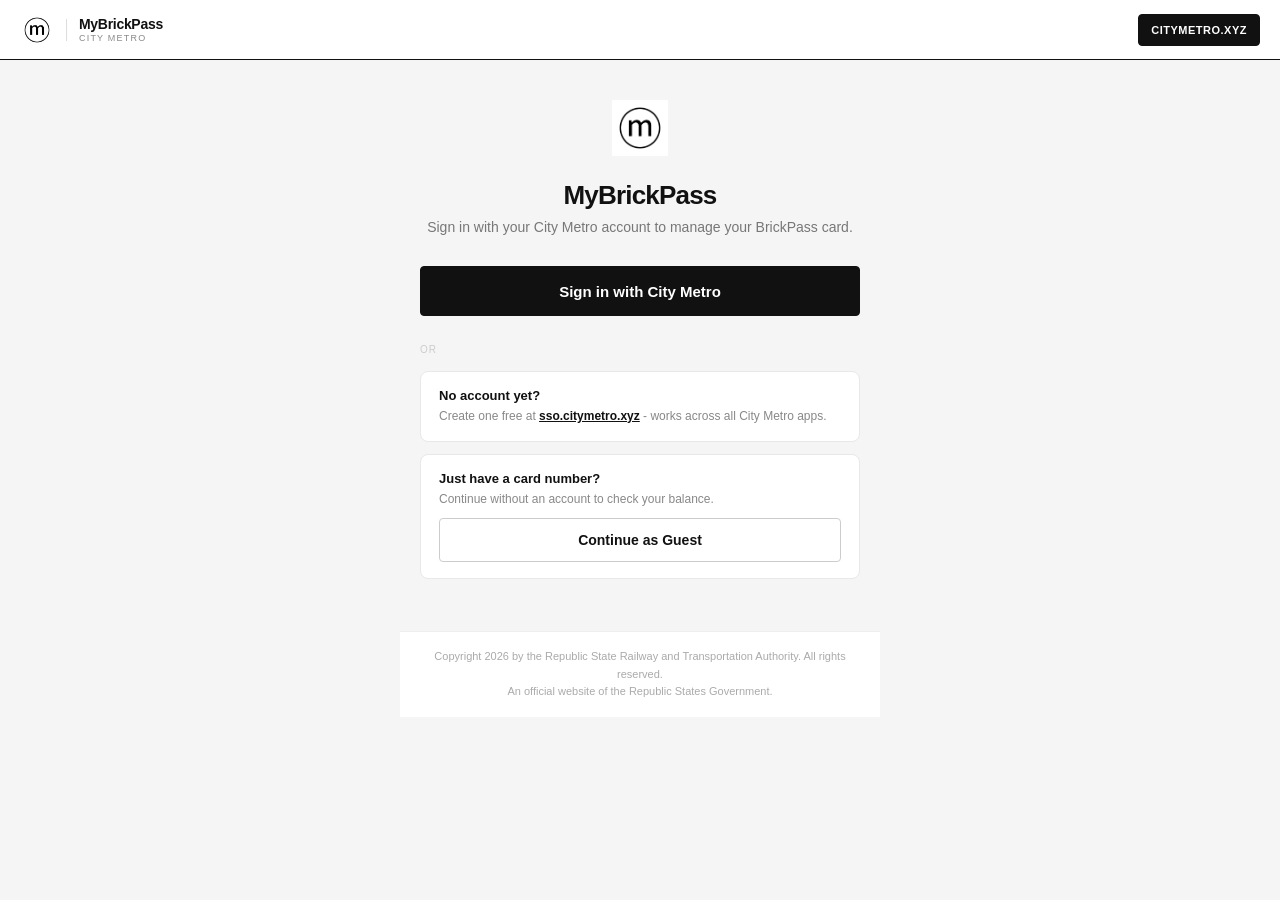
<file: index.html>
<!DOCTYPE html>

<html lang="en">
<head>
<meta charset="UTF-8">
<meta name="viewport" content="width=device-width,initial-scale=1.0,maximum-scale=1.0">
<meta name="theme-color" content="#111">
<title>MyBrickPass - City Metro</title>
<style>
*{margin:0;padding:0;box-sizing:border-box;-webkit-tap-highlight-color:transparent;}
body{font-family:"Helvetica Neue",Helvetica,Arial,sans-serif;background:#f5f5f5;color:#111;min-height:100vh;}
header{background:#fff;border-bottom:1.5px solid #111;height:60px;padding:0 20px;display:flex;align-items:center;gap:12px;position:sticky;top:0;z-index:50;}
.li{width:34px;height:34px;object-fit:contain;}
.ld{width:1px;height:22px;background:#ddd;}
.lt{font-size:14px;font-weight:700;letter-spacing:-0.3px;}
.ls{font-size:9px;color:#888;letter-spacing:1.2px;text-transform:uppercase;margin-top:1px;}
.hs{flex:1;}
.hb{display:inline-flex;align-items:center;height:32px;padding:0 12px;border:1.5px solid #ccc;border-radius:4px;font-family:inherit;font-size:11px;font-weight:700;letter-spacing:0.5px;text-transform:uppercase;color:#111;text-decoration:none;transition:all 0.15s;cursor:pointer;background:#fff;}
.hb:hover{background:#111;color:#fff;border-color:#111;}
.hb-black{background:#111;color:#fff;border-color:#111;}
.hb-black:hover{background:#333;}
.hcn{font-family:"Courier New",monospace;font-size:11px;letter-spacing:2px;color:#555;background:#f0f0f0;padding:4px 10px;border-radius:20px;display:none;}
.con{max-width:480px;margin:0 auto;padding:0 0 60px;}
.ann-bar{background:#111;color:#fff;font-size:12px;font-weight:600;padding:9px 20px;text-align:center;letter-spacing:0.3px;line-height:1.4;display:none;}
.ann-bar.visible{display:block;}
.screen{display:none;}
.screen.active{display:block;}

/* SSO screen */
.sso-wrap{padding:40px 20px;}
.sso-logo{text-align:center;margin-bottom:20px;}
.sso-logo img{width:56px;height:56px;object-fit:contain;}
.sso-title{font-size:26px;font-weight:700;letter-spacing:-0.8px;text-align:center;margin-bottom:6px;}
.sso-sub{font-size:14px;color:#777;text-align:center;margin-bottom:28px;line-height:1.5;}
.info-card{background:#fff;border:1.5px solid #e8e8e8;border-radius:8px;padding:16px 18px;margin-bottom:12px;}
.info-card-title{font-size:13px;font-weight:700;margin-bottom:4px;}
.info-card-sub{font-size:12px;color:#888;line-height:1.5;}

/* Link screen */
.link-wrap{padding:24px 20px;}
.ey{font-size:10px;font-weight:700;letter-spacing:2px;text-transform:uppercase;color:#aaa;margin-bottom:10px;}
.ptit{font-size:24px;font-weight:700;letter-spacing:-0.8px;line-height:1.15;margin-bottom:8px;}
.psub{font-size:14px;color:#777;line-height:1.5;margin-bottom:24px;}
.fl{display:block;font-size:11px;font-weight:700;letter-spacing:0.8px;text-transform:uppercase;color:#888;margin-bottom:6px;}
.ir{display:flex;gap:8px;margin-bottom:10px;}
input[type=text],input[type=number]{flex:1;height:44px;padding:0 12px;border:1.5px solid #ddd;border-radius:4px;font-size:14px;font-family:inherit;color:#111;background:#fff;outline:none;transition:border-color 0.15s;}
input:focus{border-color:#111;}
input::placeholder{color:#bbb;}
.cni{font-family:“Courier New”,monospace!important;letter-spacing:2px;text-transform:uppercase;}
.div{display:flex;align-items:center;gap:12px;margin:16px 0;font-size:10px;color:#ccc;letter-spacing:1px;text-transform:uppercase;}
.div::before,.div::after{content:””;flex:1;height:1px;background:#eee;}

/* Buttons */
.btn{display:inline-flex;align-items:center;justify-content:center;gap:6px;height:44px;padding:0 18px;border-radius:4px;font-family:inherit;font-size:14px;font-weight:700;cursor:pointer;transition:all 0.15s;border:1.5px solid transparent;white-space:nowrap;}
.btn:disabled{opacity:0.4;cursor:not-allowed;}
.bb{background:#111;color:#fff;border-color:#111;width:100%;}
.bb:not(:disabled):hover{background:#333;}
.bo{background:#fff;color:#111;border-color:#ccc;width:100%;}
.bo:not(:disabled):hover{border-color:#111;}
.bl{height:50px;font-size:15px;}

/* User pill */
.user-pill{display:flex;align-items:center;gap:8px;background:#f5f5f5;border:1.5px solid #e8e8e8;border-radius:20px;padding:4px 12px 4px 8px;font-size:12px;font-weight:600;color:#111;}
.user-avatar{width:24px;height:24px;background:#111;border-radius:50%;display:flex;align-items:center;justify-content:center;color:#fff;font-size:10px;font-weight:700;flex-shrink:0;}

/* Card */
.dash-pad{padding:16px 20px 0;}
.bpc{background:#111;border-radius:14px;padding:22px 24px 20px;color:#fff;position:relative;overflow:hidden;aspect-ratio:1.586;margin-bottom:16px;user-select:none;}
.bpr1{position:absolute;right:-24px;top:-24px;width:150px;height:150px;border-radius:50%;border:1px solid rgba(255,255,255,0.07);}
.bpr2{position:absolute;left:10px;bottom:-36px;width:120px;height:120px;border-radius:50%;border:1px solid rgba(255,255,255,0.05);}
.bpl{position:absolute;top:20px;right:20px;width:28px;height:28px;object-fit:contain;filter:invert(1);opacity:0.8;}
.bpag{font-size:9px;letter-spacing:2.5px;text-transform:uppercase;color:rgba(255,255,255,0.35);}
.bpbr{font-size:18px;font-weight:700;letter-spacing:-0.5px;margin-top:2px;}
.bpbd{position:absolute;bottom:20px;left:24px;right:24px;}
.bpbl{font-size:9px;letter-spacing:2px;text-transform:uppercase;color:rgba(255,255,255,0.35);margin-bottom:2px;}
.bpba{font-size:30px;font-weight:700;letter-spacing:-1px;color:#fff;margin-bottom:5px;}
.bppp{display:inline-flex;align-items:center;gap:4px;background:#fff;color:#111;font-size:9px;font-weight:700;padding:2px 9px;border-radius:20px;text-transform:uppercase;letter-spacing:0.5px;}
.bpft{display:flex;justify-content:space-between;align-items:flex-end;margin-top:8px;}
.bpcn{font-family:“Courier New”,monospace;font-size:11px;letter-spacing:2px;color:rgba(255,255,255,0.45);}
.bpnm{font-size:9px;letter-spacing:1.5px;text-transform:uppercase;color:rgba(255,255,255,0.25);margin-top:2px;}
.ag{display:grid;grid-template-columns:repeat(3,1fr);gap:8px;margin-bottom:16px;}
.at{background:#fff;border:1.5px solid #e8e8e8;border-radius:8px;padding:14px 8px 12px;display:flex;flex-direction:column;align-items:center;gap:7px;cursor:pointer;transition:all 0.15s;font-family:inherit;}
.at:hover{border-color:#111;transform:translateY(-2px);}
.ai{width:38px;height:38px;background:#f4f4f4;border-radius:8px;display:grid;place-items:center;font-size:17px;}
.an{font-size:11px;font-weight:700;color:#111;text-align:center;}
.ap{font-size:10px;color:#888;}
.sc{background:#fff;border:1.5px solid #e8e8e8;border-radius:8px;padding:18px;margin-bottom:12px;}
.sch{display:flex;justify-content:space-between;align-items:center;margin-bottom:14px;}
.sct{font-size:13px;font-weight:700;}
.ti{display:flex;align-items:center;gap:10px;padding:10px 0;border-bottom:1px solid #f0f0f0;}
.ti:last-child{border-bottom:none;padding-bottom:0;}
.ti:first-child{padding-top:0;}
.tic{width:34px;height:34px;border-radius:7px;background:#f4f4f4;display:grid;place-items:center;font-size:14px;flex-shrink:0;}
.tii{flex:1;min-width:0;}
.tid{font-size:13px;font-weight:600;white-space:nowrap;overflow:hidden;text-overflow:ellipsis;}
.tit{font-size:11px;color:#aaa;margin-top:2px;}
.tia{font-size:13px;font-weight:700;flex-shrink:0;}
.tia.neg{color:#c00;}
.tia.pos{color:#007a2f;}
.tia.zer{color:#aaa;font-size:11px;font-weight:500;}
.pe{background:#f7f7f7;border-radius:6px;padding:10px 14px;font-size:12px;color:#555;margin-bottom:8px;display:flex;justify-content:space-between;align-items:center;}
.pet{font-weight:700;color:#111;}
.alert{padding:10px 14px;border-radius:4px;font-size:13px;font-weight:600;margin-bottom:12px;border-left:3px solid;}
.as{background:#f0faf4;color:#1a6632;border-color:#1a6632;}
.ae{background:#fdf0f0;color:#b00;border-color:#c00;}
.mo{position:fixed;inset:0;background:rgba(0,0,0,0.55);display:flex;align-items:flex-end;justify-content:center;z-index:100;padding:0 16px 24px;}
.mo.hidden{display:none;}
.md{background:#fff;border-radius:12px 12px 8px 8px;padding:26px 22px 22px;width:100%;max-width:480px;animation:su 0.25s cubic-bezier(0.32,1.2,0.6,1);}
@keyframes su{from{transform:translateY(50px);opacity:0}to{transform:translateY(0);opacity:1}}
.mh{width:30px;height:4px;background:#ddd;border-radius:2px;margin:-8px auto 18px;}
.mt2{font-size:19px;font-weight:700;letter-spacing:-0.5px;margin-bottom:4px;}
.ms{font-size:13px;color:#777;margin-bottom:18px;}
.amg{display:grid;grid-template-columns:repeat(3,1fr);gap:8px;margin-bottom:12px;}
.ac{border:1.5px solid #e0e0e0;background:#fff;border-radius:6px;padding:12px 8px;font-family:inherit;font-size:14px;font-weight:700;cursor:pointer;transition:all 0.12s;text-align:center;}
.ac:hover{border-color:#111;}
.ac.sel{border-color:#111;background:#111;color:#fff;}
.pc{border:1.5px solid #e0e0e0;border-radius:8px;padding:16px;margin-bottom:14px;}
.pct{font-size:13px;font-weight:700;margin-bottom:4px;}
.pcp{font-size:26px;font-weight:700;letter-spacing:-1px;line-height:1;}
.pcd{font-size:12px;color:#888;margin-top:5px;line-height:1.4;}
.mf{display:flex;gap:8px;}
.mf .btn{flex:1;}
.spinner{width:13px;height:13px;border:2px solid rgba(255,255,255,0.35);border-top-color:#fff;border-radius:50%;animation:spin 0.7s linear infinite;display:inline-block;}
@keyframes spin{to{transform:rotate(360deg)}}
.hidden{display:none!important;}
.sw{background:none;border:none;font-family:inherit;font-size:12px;color:#aaa;cursor:pointer;text-decoration:underline;padding:6px;display:block;margin:6px auto 0;}
.sw:hover{color:#111;}
footer{border-top:1px solid #eee;padding:16px 20px;font-size:11px;color:#aaa;line-height:1.6;text-align:center;background:#fff;}
</style>

</head>
<body>
<header>
  <img class="li" id="hl" src="" alt="City Metro">
  <div class="ld"></div>
  <div><div class="lt">MyBrickPass</div><div class="ls">City Metro</div></div>
  <div class="hs"></div>
  <div class="hcn" id="hcn"></div>
  <div id="headerUserArea">
    <a class="hb hb-black" href="https://citymetro.xyz" target="_blank">citymetro.xyz</a>
  </div>
</header>

<div class="ann-bar" id="annBar"></div>

<div class="con">

  <!-- SSO SCREEN -->

  <div class="screen active" id="sSso">
    <div class="sso-wrap">
      <div class="sso-logo"><img id="ssoLogo" src="" alt="City Metro"></div>
      <div class="sso-title">MyBrickPass</div>
      <div class="sso-sub">Sign in with your City Metro account to manage your BrickPass card.</div>
      <div id="ssoAlert"></div>
      <button class="btn bb bl" style="margin-bottom:12px;" onclick="startSSO()">Sign in with City Metro</button>
      <div class="div">or</div>
      <div class="info-card">
        <div class="info-card-title">No account yet?</div>
        <div class="info-card-sub">Create one free at <a href="https://sso.citymetro.xyz" target="_blank" style="color:#111;font-weight:700;">sso.citymetro.xyz</a> - works across all City Metro apps.</div>
      </div>
      <div class="info-card">
        <div class="info-card-title">Just have a card number?</div>
        <div class="info-card-sub" style="margin-bottom:10px;">Continue without an account to check your balance.</div>
        <button class="btn bo" onclick="showGuestLookup()">Continue as Guest</button>
      </div>
    </div>
    <footer>Copyright 2026 by the Republic State Railway and Transportation Authority. All rights reserved.<br>An official website of the Republic States Government.</footer>
  </div>

  <!-- LINK CARD SCREEN -->

  <div class="screen" id="sLink">
    <div class="link-wrap">
      <div id="linkAlert"></div>
      <div class="ey">City Metro BrickPass</div>
      <div class="ptit" id="linkTitle">Link Your BrickPass</div>
      <div class="psub" id="linkSub">Enter your BrickPass card number to link it to your City Metro account. It will load automatically every time you sign in.</div>
      <label class="fl">Card Number</label>
      <div class="ir">
        <input class="cni" type="text" id="linkCardInput" placeholder="BP1234567890" maxlength="12">
        <button class="btn bo" onclick="submitLink()" style="width:auto;flex-shrink:0;">Link</button>
      </div>
      <div class="div">or</div>
      <button class="btn bb" onclick="createAndLink()">Register a New BrickPass Card</button>
      <button class="sw" onclick="doSignOut()">Sign out</button>
    </div>
  </div>

  <!-- GUEST LOOKUP SCREEN -->

  <div class="screen" id="sLookup">
    <div class="link-wrap">
      <div class="ey">City Metro BrickPass</div>
      <div class="ptit">Guest Access</div>
      <div class="psub">Enter your card number to check your balance and reload.</div>
      <div id="lookupAlert"></div>
      <label class="fl">Card Number</label>
      <div class="ir">
        <input class="cni" type="text" id="guestCardInput" placeholder="BP1234567890" maxlength="12">
        <button class="btn bo" onclick="submitGuestLookup()" style="width:auto;flex-shrink:0;">Load</button>
      </div>
      <div class="div">or</div>
      <button class="btn bb" onclick="startSSO()">Sign in with City Metro</button>
      <button class="sw" onclick="showScreen('sSso')">Back</button>
    </div>
  </div>

  <!-- DASHBOARD -->

  <div class="screen" id="sDash">
    <div class="dash-pad">
      <div id="aDash"></div>
      <div class="bpc">
        <div class="bpr1"></div><div class="bpr2"></div>
        <img class="bpl" id="cl" src="" alt="">
        <div class="bpag">City Metro</div>
        <div class="bpbr">BrickPass</div>
        <div class="bpbd">
          <div class="bpbl">Stored Value</div>
          <div class="bpba" id="cBal">$0.00</div>
          <div id="cPass" class="bppp hidden">&#x2713; <span id="cPassLbl">Pass Active</span></div>
          <div class="bpft">
            <div><div class="bpcn" id="cNum">BP0000000000</div><div class="bpnm" id="cName">BrickPass Rider</div></div>
            <svg width="20" height="20" viewBox="0 0 24 24" fill="none" opacity="0.3"><path d="M12 2C12 2 20 6 20 12C20 18 12 22 12 22" stroke="white" stroke-width="1.8" fill="none" stroke-linecap="round"/><path d="M12 7C12 7 16 9 16 12C16 15 12 17 12 17" stroke="white" stroke-width="1.8" fill="none" stroke-linecap="round"/></svg>
          </div>
        </div>
      </div>
      <div class="ag">
        <button class="at" onclick="openMod('reload')"><div class="ai">&#x1F4B3;</div><div class="an">Add Value</div><div class="ap">From $5</div></button>
        <button class="at" onclick="openMod('day')"><div class="ai">&#x2600;</div><div class="an">Day Pass</div><div class="ap">$5.00</div></button>
        <button class="at" onclick="openMod('month')"><div class="ai">&#x1F4C5;</div><div class="an">Monthly Pass</div><div class="ap">$50.00</div></button>
      </div>
      <div id="passInfo"></div>
      <div class="sc">
        <div class="sch">
          <div class="sct">Recent Activity</div>
          <button class="btn bo" style="height:30px;padding:0 10px;font-size:11px;width:auto;" onclick="loadHist()">Refresh</button>
        </div>
        <div id="hist"><p style="text-align:center;color:#bbb;padding:20px 0;font-size:13px;">Loading...</p></div>
      </div>
      <div class="sc">
        <div class="sch"><div class="sct">Account Settings</div></div>
        <div id="aSet"></div>
        <label class="fl">Cardholder Name</label>
        <div class="ir" style="margin-bottom:0;">
          <input type="text" id="nameIn" placeholder="Your name" maxlength="60">
          <button class="btn bo" onclick="saveName()" style="width:auto;flex-shrink:0;">Save</button>
        </div>
      </div>
      <div id="unlinkSection" class="sc hidden">
        <div class="sch"><div class="sct">Linked Account</div></div>
        <div id="linkedAccountInfo" style="font-size:13px;color:#555;margin-bottom:12px;"></div>
        <button class="btn bo" style="width:auto;" onclick="doUnlink()">Unlink Card from Account</button>
      </div>
      <button class="sw" id="switchBtn" onclick="switchCard()">&#x2190; Use a different card</button>
    </div>
    <footer style="margin-top:24px;">Copyright 2026 by the Republic State Railway and Transportation Authority. All rights reserved.<br>An official website of the Republic States Government.</footer>
  </div>

</div>

<!-- RELOAD MODAL -->

<div class="mo hidden" id="mReload">
  <div class="md">
    <div class="mh"></div>
    <div class="mt2">Add Stored Value</div>
    <div class="ms">Each ride costs $1.25. Choose an amount to add.</div>
    <div class="amg">
      <button class="ac" onclick="pa(this,10)">$10</button>
      <button class="ac" onclick="pa(this,20)">$20</button>
      <button class="ac" onclick="pa(this,50)">$50</button>
      <button class="ac" onclick="pa(this,100)">$100</button>
      <button class="ac" onclick="pa(this,200)">$200</button>
      <button class="ac" onclick="pa(this,0)">Custom</button>
    </div>
    <label class="fl" style="margin-bottom:6px;">Custom Amount</label>
    <input type="number" id="ca2" placeholder="$5.00 - $500.00" min="5" max="500" step="1" style="width:100%;margin-bottom:14px;">
    <div id="aRel"></div>
    <div class="mf">
      <button class="btn bo" onclick="closeMod()">Cancel</button>
      <button class="btn bb" id="relBtn" onclick="doReload()">Add Funds</button>
    </div>
  </div>
</div>

<!-- DAY PASS MODAL -->

<div class="mo hidden" id="mDay">
  <div class="md">
    <div class="mh"></div>
    <div class="mt2">Day Pass</div>
    <div class="pc"><div class="pct">Unlimited Rides - Today Only</div><div class="pcp">$5.00</div><div class="pcd">Valid until midnight. No per-ride deductions all day.</div></div>
    <div id="aDay"></div>
    <div class="mf">
      <button class="btn bo" onclick="closeMod()">Cancel</button>
      <button class="btn bb" id="dayBtn" onclick="doPass('day')">Purchase Day Pass - $5.00</button>
    </div>
  </div>
</div>

<!-- MONTH PASS MODAL -->

<div class="mo hidden" id="mMonth">
  <div class="md">
    <div class="mh"></div>
    <div class="mt2">Monthly Pass</div>
    <div class="pc"><div class="pct">Unlimited Rides - 30 Days</div><div class="pcp">$50.00</div><div class="pcd">Activates immediately. Ride without limits for 30 days.</div></div>
    <div id="aMon"></div>
    <div class="mf">
      <button class="btn bo" onclick="closeMod()">Cancel</button>
      <button class="btn bb" id="monBtn" onclick="doPass('month')">Purchase Monthly Pass - $50.00</button>
    </div>
  </div>
</div>

<script>
var API  = "https://brickpass-api.felixfeger46.workers.dev";
var SSO  = "https://citymetrosso.felixfeger46.workers.dev";
var LOGO = "[data-uri]";

document.querySelectorAll("#hl,#cl,#ssoLogo").forEach(function(i){ i.src = LOGO; });

var card    = null;
var selAmt  = 0;
var ssoUser = null;
var isGuest = false;

// ── Init ──────────────────────────────────────────────────────────────
window.addEventListener("load", function() {
  fetchAnnouncement();
  init();
});

async function init() {
  // Handle SSO callback token in URL
  var params = new URLSearchParams(window.location.search);
  var token  = params.get("token");
  if (token) {
    history.replaceState({}, "", window.location.pathname);
    await handleToken(token);
    return;
  }
  // Check existing session
  var savedToken = localStorage.getItem("cm_token");
  if (savedToken) {
    var ok = await handleToken(savedToken);
    if (ok) return;
  }
  // No session - show SSO screen
  showScreen("sSso");
}

async function handleToken(token) {
  try {
    var res  = await fetch(SSO + "/auth/me", { headers: { "Authorization": "Bearer " + token } });
    if (!res.ok) {
      localStorage.removeItem("cm_token");
      localStorage.removeItem("cm_user");
      return false;
    }
    var user = await res.json();
    localStorage.setItem("cm_token", token);
    localStorage.setItem("cm_user", JSON.stringify(user));
    ssoUser = user;
    isGuest = false;
    updateHeaderUser(user);
    // Fetch linked card from D1
    await loadLinkedCard(user);
    return true;
  } catch(e) {
    console.error(e);
    return false;
  }
}

async function loadLinkedCard(user) {
  try {
    var r    = await fetch(API + "/api/account/card?user_id=" + encodeURIComponent(user.id));
    var data = await r.json();
    if (data.linked && data.card) {
      // Card is linked in D1 - load it directly
      activateDash(data.card);
      showLinkedAccountInfo(user);
    } else {
      // No card linked yet - show link screen
      showScreen("sLink");
    }
  } catch(e) {
    showScreen("sLink");
  }
}

function showLinkedAccountInfo(user) {
  var sec  = document.getElementById("unlinkSection");
  var info = document.getElementById("linkedAccountInfo");
  sec.classList.remove("hidden");
  info.textContent = "Linked to " + user.name + " (" + user.email + ")";
  var swBtn = document.getElementById("switchBtn");
  swBtn.textContent = "Link a different card";
}

// ── SSO ───────────────────────────────────────────────────────────────
function startSSO() {
  var redirect = encodeURIComponent("https://mybrickpass.citymetro.xyz/");
  window.location.href = "https://sso.citymetro.xyz?redirect=" + redirect;
}

function showGuestLookup() {
  isGuest = true;
  showScreen("sLookup");
}

function updateHeaderUser(user) {
  var area     = document.getElementById("headerUserArea");
  var initials = ((user.firstName||"")[0] + (user.lastName||"")[0]).toUpperCase();
  area.innerHTML =
    '<div class="user-pill"><div class="user-avatar">' + initials + '</div><span>' + (user.firstName||user.name) + '</span></div>' +
    '<button class="hb" style="margin-left:8px;" onclick="doSignOut()">Sign Out</button>';
}

async function doSignOut() {
  var token = localStorage.getItem("cm_token");
  if (token) {
    try { await fetch(SSO + "/auth/logout", { method:"POST", headers:{"Authorization":"Bearer "+token} }); } catch(e) {}
  }
  localStorage.removeItem("cm_token");
  localStorage.removeItem("cm_user");
  ssoUser = null; card = null; isGuest = false;
  document.getElementById("hcn").style.display = "none";
  document.getElementById("unlinkSection").classList.add("hidden");
  document.getElementById("headerUserArea").innerHTML =
    '<a class="hb hb-black" href="https://citymetro.xyz" target="_blank">citymetro.xyz</a>';
  showScreen("sSso");
}

// ── Link card ─────────────────────────────────────────────────────────
async function submitLink() {
  var id = document.getElementById("linkCardInput").value.trim().toUpperCase();
  if (!/^BP\d{6,}$/.test(id)) { sa("linkAlert","error","Enter a valid card number (e.g. BP1234567890)"); return; }
  // Verify card exists first
  try {
    var cr = await fetch(API + "/api/cards/" + id);
    if (!cr.ok) { sa("linkAlert","error","Card not found. Check the number and try again."); return; }
    var cardData = await cr.json();
    // Link to account in D1
    var lr = await fetch(API + "/api/account/link", {
      method: "POST",
      headers: {"Content-Type":"application/json"},
      body: JSON.stringify({ user_id: ssoUser.id, card_id: id })
    });
    var ld = await lr.json();
    if (!lr.ok) { sa("linkAlert","error", ld.error || "Could not link card."); return; }
    activateDash(cardData);
    showLinkedAccountInfo(ssoUser);
    sa("aDash","success","BrickPass linked to your City Metro account!");
  } catch(e) { sa("linkAlert","error","Connection error - try again."); }
}

async function createAndLink() {
  try {
    var name = ssoUser ? ssoUser.name : "BrickPass Rider";
    var r    = await fetch(API + "/api/cards", {
      method: "POST",
      headers: {"Content-Type":"application/json"},
      body: JSON.stringify({ name: name })
    });
    if (!r.ok) throw new Error();
    var cardData = await r.json();
    // Link to account
    if (ssoUser) {
      await fetch(API + "/api/account/link", {
        method: "POST",
        headers: {"Content-Type":"application/json"},
        body: JSON.stringify({ user_id: ssoUser.id, card_id: cardData.card_id })
      });
    }
    activateDash(cardData);
    if (ssoUser) showLinkedAccountInfo(ssoUser);
    sa("aDash","success","New BrickPass created and linked: " + cardData.card_id);
  } catch(e) { sa("linkAlert","error","Could not create card - check API connection."); }
}

async function doUnlink() {
  if (!confirm("Unlink your card from your City Metro account? You can re-link it anytime.")) return;
  try {
    var r = await fetch(API + "/api/account/unlink", {
      method: "POST",
      headers: {"Content-Type":"application/json"},
      body: JSON.stringify({ user_id: ssoUser.id })
    });
    if (!r.ok) throw new Error();
    document.getElementById("unlinkSection").classList.add("hidden");
    showScreen("sLink");
    sa("linkAlert","success","Card unlinked. You can link a different card below.");
  } catch(e) { sa("aDash","error","Could not unlink card."); }
}

// ── Guest lookup ───────────────────────────────────────────────────────
async function submitGuestLookup() {
  var id = document.getElementById("guestCardInput").value.trim().toUpperCase();
  if (!/^BP\d{6,}$/.test(id)) { sa("lookupAlert","error","Enter a valid card number"); return; }
  try {
    var r = await fetch(API + "/api/cards/" + id);
    if (!r.ok) { sa("lookupAlert","error","Card not found."); return; }
    activateDash(await r.json());
  } catch { sa("lookupAlert","error","Connection error - try again."); }
}

// ── Dashboard ──────────────────────────────────────────────────────────
function activateDash(data) {
  card = data;
  var hcn = document.getElementById("hcn");
  hcn.textContent = data.card_id; hcn.style.display = "block";
  renderCard(); loadHist();
  showScreen("sDash");
}

function renderCard() {
  if (!card) return;
  document.getElementById("cBal").textContent  = "$" + parseFloat(card.balance).toFixed(2);
  document.getElementById("cNum").textContent   = card.card_id;
  document.getElementById("cName").textContent  = (card.cardholder_name || "BrickPass Rider").toUpperCase();
  document.getElementById("nameIn").value       = card.cardholder_name || "";
  var pill = document.getElementById("cPass"), lbl = document.getElementById("cPassLbl");
  var pi   = document.getElementById("passInfo");
  if (card.pass_type && card.pass_expiry && new Date(card.pass_expiry) > new Date()) {
    var exp = new Date(card.pass_expiry);
    var et  = card.pass_type === "day"
      ? "until " + exp.toLocaleTimeString([], {hour:"2-digit",minute:"2-digit"})
      : "until " + exp.toLocaleDateString("en-US",{month:"short",day:"numeric",year:"numeric"});
    lbl.textContent = (card.pass_type === "day" ? "Day Pass" : "Monthly Pass") + " - " + et;
    pill.classList.remove("hidden");
    pi.innerHTML = '<div class="pe"><span class="pet">' + (card.pass_type==="day"?"Day Pass Active":"Monthly Pass Active") + '</span><span style="font-size:11px;color:#aaa;">Expires ' + et + '</span></div>';
  } else { pill.classList.add("hidden"); pi.innerHTML = ""; }
}

async function loadHist() {
  var el = document.getElementById("hist");
  if (!card) return;
  try {
    var r    = await fetch(API + "/api/cards/" + card.card_id + "/history");
    var txns = await r.json();
    if (!txns.length) { el.innerHTML = '<p style="text-align:center;color:#bbb;padding:20px 0;font-size:13px;">No transactions yet.</p>'; return; }
    var em = {TAP:"&#x1F68C;",RELOAD:"&#x1F4B3;",PASS_PURCHASE:"&#x1F3AB;",CARD_ISSUED:"&#x1F195;",REFUND:"&#x21A9;",ADJUSTMENT:"&#x2699;",VOID:"&#x2715;"};
    el.innerHTML = txns.map(function(t) {
      var cls = t.amount < 0 ? "neg" : t.amount > 0 ? "pos" : "zer";
      var amt = t.amount === 0 ? "Pass Ride" : t.amount > 0 ? "+$"+t.amount.toFixed(2) : "-$"+Math.abs(t.amount).toFixed(2);
      var d   = new Date(t.created_at);
      var ds  = d.toLocaleDateString("en-US",{month:"short",day:"numeric"}) + " &middot; " + d.toLocaleTimeString([],{hour:"2-digit",minute:"2-digit"});
      var vo  = t.voided ? '<span style="font-size:10px;color:#aaa;text-decoration:line-through;margin-left:4px;">voided</span>' : "";
      return '<div class="ti"><div class="tic">' + (em[t.type]||"&bull;") + '</div><div class="tii"><div class="tid">' + t.description + vo + '</div><div class="tit">' + ds + '</div></div><div class="tia ' + cls + '">' + amt + '</div></div>';
    }).join("");
  } catch { el.innerHTML = '<p style="text-align:center;color:#c00;padding:20px 0;font-size:13px;">Could not load activity.</p>'; }
}

function switchCard() {
  card = null;
  document.getElementById("hcn").style.display = "none";
  document.getElementById("unlinkSection").classList.add("hidden");
  if (ssoUser) {
    showScreen("sLink");
  } else {
    showScreen("sLookup");
  }
}

// ── Modals ─────────────────────────────────────────────────────────────
function openMod(t) { closeMod(); document.getElementById("m"+t.charAt(0).toUpperCase()+t.slice(1)).classList.remove("hidden"); }
function closeMod() {
  ["mReload","mDay","mMonth"].forEach(function(id){ document.getElementById(id).classList.add("hidden"); });
  document.querySelectorAll(".ac").forEach(function(c){ c.classList.remove("sel"); });
  document.getElementById("ca2").value = ""; selAmt = 0;
  ["aRel","aDay","aMon"].forEach(function(id){ var e=document.getElementById(id); if(e) e.innerHTML=""; });
}
function pa(el,val) {
  document.querySelectorAll(".ac").forEach(function(c){ c.classList.remove("sel"); });
  el.classList.add("sel"); selAmt=val;
  if(val===0){document.getElementById("ca2").focus();selAmt=0;}
  else{document.getElementById("ca2").value="";}
}

async function doReload() {
  var amt=selAmt, cu=parseFloat(document.getElementById("ca2").value);
  if(!amt&&cu>0) amt=cu;
  if(!amt||amt<5||amt>500){sa("aRel","error","Choose or enter an amount between $5.00 and $500.00");return;}
  var btn=document.getElementById("relBtn"); sl(btn,true,"Add Funds");
  try {
    var r=await fetch(API+"/api/cards/"+card.card_id+"/reload",{method:"POST",headers:{"Content-Type":"application/json"},body:JSON.stringify({amount:amt})});
    var d=await r.json();
    if(!r.ok) throw new Error(d.error);
    card.balance=d.balance; renderCard(); closeMod();
    sa("aDash","success","$"+amt.toFixed(2)+" added to your BrickPass!");
    loadHist();
  } catch(e){sa("aRel","error",e.message||"Reload failed.");}
  finally{sl(btn,false,"Add Funds");}
}

async function doPass(type) {
  var labels={day:"Purchase Day Pass - $5.00",month:"Purchase Monthly Pass - $50.00"};
  var btn=document.getElementById(type==="day"?"dayBtn":"monBtn"); sl(btn,true,labels[type]);
  try {
    var r=await fetch(API+"/api/cards/"+card.card_id+"/pass",{method:"POST",headers:{"Content-Type":"application/json"},body:JSON.stringify({pass_type:type})});
    var d=await r.json();
    if(!r.ok) throw new Error(d.error);
    card.pass_type=d.pass_type; card.pass_expiry=d.pass_expiry;
    renderCard(); closeMod();
    sa("aDash","success",(type==="day"?"Day Pass":"Monthly Pass")+" is now active!");
    loadHist();
  } catch(e){sa(type==="day"?"aDay":"aMon","error",e.message||"Purchase failed.");}
  finally{sl(btn,false,labels[type]);}
}

async function saveName() {
  var name=document.getElementById("nameIn").value.trim();
  if(!name) return;
  try {
    var r=await fetch(API+"/api/cards/"+card.card_id,{method:"PATCH",headers:{"Content-Type":"application/json"},body:JSON.stringify({cardholder_name:name})});
    if(!r.ok) throw new Error();
    card.cardholder_name=name; renderCard();
    sa("aSet","success","Name updated");
  } catch{sa("aSet","error","Could not save name");}
}

// ── Announcement ────────────────────────────────────────────────────────
async function fetchAnnouncement() {
  try {
    var r=await fetch(API+"/api/admin/settings");
    if(!r.ok) return;
    var s=await r.json();
    var msg=s.validator_announcement||"";
    var bar=document.getElementById("annBar");
    if(msg&&msg.trim()){bar.textContent=msg.trim();bar.classList.add("visible");}
    else{bar.classList.remove("visible");}
  } catch(e){}
}

// ── Helpers ─────────────────────────────────────────────────────────────
function showScreen(id) {
  document.querySelectorAll(".screen").forEach(function(s){ s.classList.remove("active"); });
  document.getElementById(id).classList.add("active");
}
function sa(id,type,msg) {
  var el=document.getElementById(id); if(!el) return;
  el.innerHTML='<div class="alert '+( type==="error"?"ae":"as")+'">'+msg+'</div>';
  if(type==="success") setTimeout(function(){el.innerHTML="";},4000);
}
function sl(btn,loading,label) {
  btn.disabled=loading;
  btn.innerHTML=loading?'<span class="spinner"></span> Processing...':label;
}
document.querySelectorAll(".mo").forEach(function(el){
  el.addEventListener("click",function(e){ if(e.target===el) closeMod(); });
});
</script>

</body>
</html>
</file>
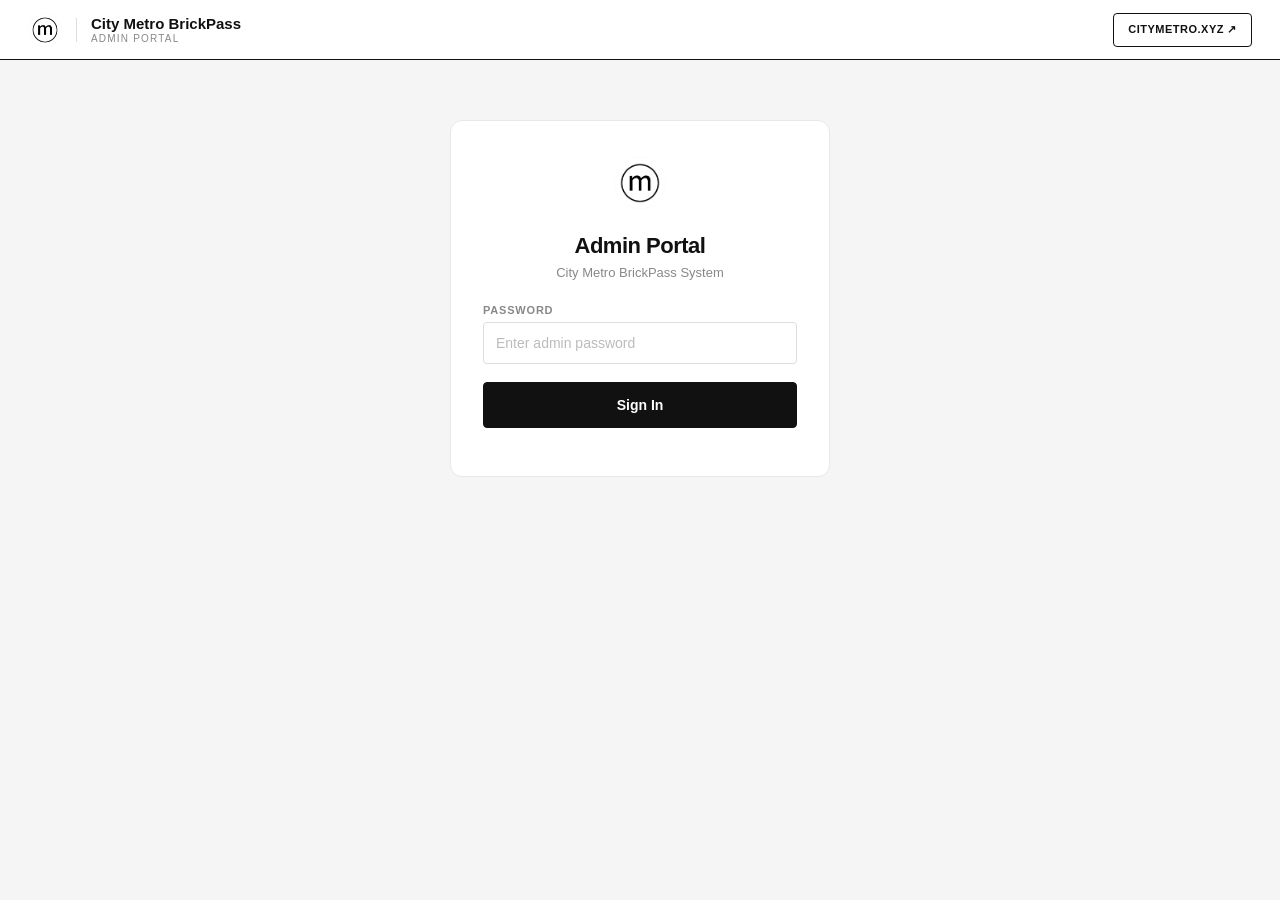
<file: admin.html>
<!DOCTYPE html>
<html lang="en">
<head>
<meta charset="UTF-8">
<meta name="viewport" content="width=device-width, initial-scale=1.0">
<title>Admin Portal — City Metro BrickPass</title>
<style>
*{margin:0;padding:0;box-sizing:border-box;}
body{font-family:"Helvetica Neue",Helvetica,Arial,sans-serif;background:#f5f5f5;color:#111;min-height:100vh;}
header{background:#fff;border-bottom:1.5px solid #111;height:60px;padding:0 28px;display:flex;align-items:center;gap:14px;position:sticky;top:0;z-index:100;}
.logo-img{width:34px;height:34px;object-fit:contain;border-radius:50%;background:#f0f0f0;}
.logo-div{width:1px;height:24px;background:#ddd;}
.logo-text{font-size:15px;font-weight:700;letter-spacing:-0.3px;}
.logo-sub{font-size:10px;color:#888;letter-spacing:1.2px;text-transform:uppercase;margin-top:1px;}
.hsp{flex:1;}
.hbtn{display:inline-flex;align-items:center;gap:5px;height:34px;padding:0 14px;border:1.5px solid #111;border-radius:4px;font-family:inherit;font-size:11px;font-weight:700;letter-spacing:0.5px;text-transform:uppercase;color:#111;text-decoration:none;transition:all 0.15s;cursor:pointer;background:#fff;}
.hbtn:hover{background:#111;color:#fff;}
.abadge{background:#111;color:#fff;font-size:10px;font-weight:700;padding:3px 10px;border-radius:20px;letter-spacing:0.5px;}
.app{display:flex;min-height:calc(100vh - 60px);}
.sidebar{width:220px;background:#fff;border-right:1.5px solid #e8e8e8;padding:24px 0;flex-shrink:0;position:sticky;top:60px;height:calc(100vh - 60px);overflow-y:auto;}
.ss{font-size:9px;font-weight:700;letter-spacing:2px;text-transform:uppercase;color:#bbb;padding:0 20px;margin:20px 0 8px;}
.ss:first-child{margin-top:0;}
.ni{display:flex;align-items:center;gap:10px;padding:10px 20px;font-size:13px;font-weight:600;color:#555;cursor:pointer;transition:all 0.12s;border:none;background:none;font-family:inherit;width:100%;text-align:left;border-left:3px solid transparent;}
.ni:hover{background:#f7f7f7;color:#111;}
.ni.active{background:#f0f0f0;color:#111;border-left-color:#111;}
.main{flex:1;padding:28px;overflow-y:auto;}
.page{display:none;}
.page.active{display:block;}
.lw{max-width:380px;margin:60px auto;background:#fff;border:1.5px solid #e8e8e8;border-radius:12px;padding:36px 32px;}
.ph{margin-bottom:24px;}
.pt{font-size:22px;font-weight:700;letter-spacing:-0.5px;}
.ps{font-size:13px;color:#888;margin-top:4px;}
.sg{display:grid;grid-template-columns:repeat(auto-fit,minmax(160px,1fr));gap:12px;margin-bottom:24px;}
.sc{background:#fff;border:1.5px solid #e8e8e8;border-radius:8px;padding:18px 20px;}
.sl{font-size:11px;font-weight:700;letter-spacing:1px;text-transform:uppercase;color:#aaa;margin-bottom:6px;}
.sv{font-size:26px;font-weight:700;letter-spacing:-0.5px;}
.card{background:#fff;border:1.5px solid #e8e8e8;border-radius:8px;padding:22px;margin-bottom:16px;}
.ch{display:flex;justify-content:space-between;align-items:center;margin-bottom:18px;}
.ct{font-size:14px;font-weight:700;}
.csub{font-size:12px;color:#888;margin-top:2px;}
.field{margin-bottom:14px;}
.field label{display:block;font-size:11px;font-weight:700;letter-spacing:0.8px;text-transform:uppercase;color:#888;margin-bottom:6px;}
input[type=text],input[type=number],input[type=password],select,textarea{width:100%;height:42px;padding:0 12px;border:1.5px solid #ddd;border-radius:4px;font-size:14px;font-family:inherit;color:#111;background:#fff;outline:none;transition:border-color 0.15s;}
textarea{height:80px;padding:10px 12px;resize:vertical;}
input:focus,select:focus,textarea:focus{border-color:#111;}
input::placeholder,textarea::placeholder{color:#bbb;}
.btn{display:inline-flex;align-items:center;justify-content:center;gap:6px;height:40px;padding:0 18px;border-radius:4px;font-family:inherit;font-size:13px;font-weight:700;cursor:pointer;transition:all 0.15s;border:1.5px solid transparent;white-space:nowrap;}
.btn:disabled{opacity:0.4;cursor:not-allowed;}
.btn-black{background:#111;color:#fff;border-color:#111;}
.btn-black:not(:disabled):hover{background:#333;}
.btn-outline{background:#fff;color:#111;border-color:#ccc;}
.btn-outline:not(:disabled):hover{border-color:#111;}
.btn-red{background:#fff;color:#c00;border-color:#ffcdd2;}
.btn-red:not(:disabled):hover{background:#fdf0f0;border-color:#c00;}
.btn-green{background:#fff;color:#007a2f;border-color:#c8e6c9;}
.btn-green:not(:disabled):hover{background:#f0faf4;border-color:#007a2f;}
.btn-sm{height:32px;padding:0 12px;font-size:12px;}
.btn-full{width:100%;}
.mg{display:grid;grid-template-columns:repeat(3,1fr);gap:8px;}
.mt{border:1.5px solid #e0e0e0;background:#fff;border-radius:6px;padding:14px 10px;font-family:inherit;font-size:12px;font-weight:700;cursor:pointer;transition:all 0.12s;text-align:center;}
.mt:hover{border-color:#111;}
.mt-green{border-color:#007a2f!important;background:#f0faf4!important;color:#007a2f!important;}
.mt-amber{border-color:#b06000!important;background:#fff8e6!important;color:#b06000!important;}
.mt-red{border-color:#c00!important;background:#fdf0f0!important;color:#c00!important;}
.mi{font-size:20px;margin-bottom:4px;}
.tw{overflow-x:auto;}
table{width:100%;border-collapse:collapse;font-size:13px;}
th{font-size:10px;font-weight:700;letter-spacing:1px;text-transform:uppercase;color:#aaa;padding:10px 12px;text-align:left;border-bottom:1.5px solid #e8e8e8;white-space:nowrap;}
td{padding:11px 12px;border-bottom:1px solid #f0f0f0;color:#333;vertical-align:middle;}
tr:last-child td{border-bottom:none;}
tr:hover td{background:#fafafa;}
.mono{font-family:"Courier New",monospace;font-size:12px;letter-spacing:1px;}
.badge{display:inline-block;font-size:10px;font-weight:700;padding:2px 8px;border-radius:20px;letter-spacing:0.3px;white-space:nowrap;}
.bg{background:#e8f5e9;color:#2e7d32;}
.br{background:#fdecea;color:#c62828;}
.ba{background:#fff8e1;color:#e65100;}
.bgr{background:#f0f0f0;color:#555;}
.bb2{background:#e3f2fd;color:#1565c0;}
.bv{background:#fce4ec;color:#880e4f;text-decoration:line-through;opacity:0.7;}
.alert{padding:10px 14px;border-radius:4px;font-size:13px;font-weight:600;margin-bottom:14px;border-left:3px solid;}
.alert-success{background:#f0faf4;color:#1a6632;border-color:#1a6632;}
.alert-error{background:#fdf0f0;color:#b00;border-color:#c00;}
.sr{display:flex;gap:10px;margin-bottom:16px;}
.sr input{flex:1;}
.fr{display:flex;gap:8px;flex-wrap:wrap;margin-bottom:14px;}
.fc{height:30px;padding:0 12px;border:1.5px solid #e0e0e0;border-radius:20px;font-family:inherit;font-size:12px;font-weight:600;cursor:pointer;background:#fff;color:#555;transition:all 0.12s;}
.fc:hover{border-color:#111;color:#111;}
.fc.active{background:#111;border-color:#111;color:#fff;}
.spinner{width:14px;height:14px;border:2px solid rgba(255,255,255,0.35);border-top-color:#fff;border-radius:50%;animation:spin 0.7s linear infinite;display:inline-block;}
@keyframes spin{to{transform:rotate(360deg)}}
.empty{text-align:center;padding:32px;color:#aaa;font-size:13px;}
.hidden{display:none!important;}
.g2{display:grid;grid-template-columns:1fr 1fr;gap:14px;}
@media(max-width:600px){.g2{grid-template-columns:1fr;}.sidebar{display:none;}}
footer{border-top:1px solid #e8e8e8;padding:16px 28px;font-size:11px;color:#aaa;background:#fff;}
</style>
</head>
<body>

<!-- LOGIN -->
<div id="loginScreen">
  <div style="background:#fff;border-bottom:1.5px solid #111;height:60px;padding:0 28px;display:flex;align-items:center;gap:14px;">
    <img id="logoLogin" style="width:34px;height:34px;object-fit:contain;border-radius:50%;background:#f0f0f0;" alt="City Metro">
    <div style="width:1px;height:24px;background:#ddd;"></div>
    <div><div style="font-size:15px;font-weight:700;">City Metro BrickPass</div><div style="font-size:10px;color:#888;letter-spacing:1.2px;text-transform:uppercase;margin-top:1px;">Admin Portal</div></div>
    <div style="flex:1;"></div>
    <a href="https://citymetro.xyz" target="_blank" class="hbtn">citymetro.xyz ↗</a>
  </div>
  <div class="lw">
    <div style="text-align:center;margin-bottom:20px;">
      <img id="logoLoginCard" style="width:52px;height:52px;object-fit:contain;border-radius:50%;background:#f0f0f0;" alt="City Metro">
    </div>
    <div style="font-size:22px;font-weight:700;letter-spacing:-0.5px;text-align:center;margin-bottom:6px;">Admin Portal</div>
    <div style="font-size:13px;color:#888;text-align:center;margin-bottom:24px;">City Metro BrickPass System</div>
    <div id="loginAlert"></div>
    <div class="field">
      <label>Password</label>
      <input type="password" id="loginPw" placeholder="Enter admin password">
    </div>
    <button class="btn btn-black btn-full" style="height:46px;font-size:14px;margin-top:4px;" id="loginBtn" onclick="doLogin()">Sign In</button>
    <div id="loginDebug" style="margin-top:12px;font-size:11px;color:#aaa;text-align:center;"></div>
  </div>
</div>

<!-- ADMIN APP -->
<div id="adminApp" class="hidden">
  <header>
    <img class="logo-img" id="logoApp" alt="City Metro">
    <div class="logo-div"></div>
    <div><div class="logo-text">City Metro BrickPass</div><div class="logo-sub">Admin Portal</div></div>
    <div class="hsp"></div>
    <span class="abadge">Admin</span>
    <div style="width:12px;"></div>
    <a href="https://citymetro.xyz" target="_blank" class="hbtn">citymetro.xyz ↗</a>
    <button class="hbtn" style="margin-left:8px;" onclick="doLogout()">Sign Out</button>
  </header>

  <div class="app">
    <nav class="sidebar">
      <div class="ss">Overview</div>
      <button class="ni active" onclick="showPage('dashboard')">◼ Dashboard</button>
      <div class="ss">Operations</div>
      <button class="ni" onclick="showPage('validator')">✦ Validator</button>
      <button class="ni" onclick="showPage('machine')">◈ Ticket Machine</button>
      <div class="ss">Management</div>
      <button class="ni" onclick="showPage('transactions')">≡ Transactions</button>
      <button class="ni" onclick="showPage('cards')">▣ Cards</button>
      <div class="ss">System</div>
      <button class="ni" onclick="showPage('settings')">⚙ Settings</button>
    </nav>

    <div class="main">

      <!-- DASHBOARD -->
      <div class="page active" id="pageDashboard">
        <div class="ph"><div class="pt">Dashboard</div><div class="ps">System overview for City Metro BrickPass</div></div>
        <div class="sg">
          <div class="sc"><div class="sl">Total Cards</div><div class="sv" id="s1">—</div></div>
          <div class="sc"><div class="sl">Total Transactions</div><div class="sv" id="s2">—</div></div>
          <div class="sc"><div class="sl">Validator Mode</div><div class="sv" id="s3" style="font-size:16px;margin-top:4px;">—</div></div>
          <div class="sc"><div class="sl">Fare Price</div><div class="sv" id="s4">—</div></div>
        </div>
        <div class="card">
          <div class="ch"><div><div class="ct">Recent Transactions</div><div class="csub">Last 10 across all cards</div></div><button class="btn btn-outline btn-sm" onclick="showPage('transactions')">View all</button></div>
          <div class="tw"><table><thead><tr><th>Time</th><th>Card</th><th>Type</th><th>Amount</th><th>Status</th></tr></thead><tbody id="rtt"><tr><td colspan="5" class="empty">Loading...</td></tr></tbody></table></div>
        </div>
      </div>

      <!-- VALIDATOR -->
      <div class="page" id="pageValidator">
        <div class="ph"><div class="pt">Validator Control</div><div class="ps">Manage the physical tap validator</div></div>
        <div id="valAlert"></div>
        <div class="card">
          <div class="ch"><div><div class="ct">Operating Mode</div><div class="csub">Controls how the validator behaves</div></div></div>
          <div class="mg" id="vmg">
            <button class="mt" onclick="setMode('validator','ACTIVE',this)"><div class="mi">✓</div><div>Active</div></button>
            <button class="mt" onclick="setMode('validator','FREE_RIDES',this)"><div class="mi">★</div><div>Free Rides</div></button>
            <button class="mt" onclick="setMode('validator','OUT_OF_SERVICE',this)"><div class="mi">✕</div><div>Out of Service</div></button>
          </div>
        </div>
        <div class="card">
          <div class="ch"><div><div class="ct">Fare Price</div><div class="csub">Cost per ride when using stored value</div></div></div>
          <div class="g2">
            <div class="field"><label>Price per ride ($)</label><input type="number" id="fpi" placeholder="1.25" min="0" max="99" step="0.25"></div>
            <div style="display:flex;align-items:flex-end;padding-bottom:14px;"><button class="btn btn-black" onclick="saveFare()">Save Price</button></div>
          </div>
        </div>
        <div class="card">
          <div class="ch"><div><div class="ct">Announcement</div><div class="csub">Shown at top of validator screen</div></div></div>
          <div class="field"><label>Message (leave blank to hide)</label><textarea id="vann" placeholder="e.g. Service alert: Line 4 delays today"></textarea></div>
          <button class="btn btn-black" onclick="saveAnn('validator')">Save Announcement</button>
        </div>
      </div>

      <!-- TICKET MACHINE -->
      <div class="page" id="pageMachine">
        <div class="ph"><div class="pt">Ticket Machine Control</div><div class="ps">Manage the physical ticket machine</div></div>
        <div id="machAlert"></div>
        <div class="card">
          <div class="ch"><div><div class="ct">Operating Mode</div></div></div>
          <div class="mg" id="mmg">
            <button class="mt" onclick="setMode('machine','ACTIVE',this)"><div class="mi">✓</div><div>Active</div></button>
            <button class="mt" onclick="setMode('machine','FREE_RIDES',this)"><div class="mi">★</div><div>Free Rides</div></button>
            <button class="mt" onclick="setMode('machine','OUT_OF_SERVICE',this)"><div class="mi">✕</div><div>Out of Service</div></button>
          </div>
        </div>
        <div class="card">
          <div class="ch"><div><div class="ct">Announcement</div><div class="csub">Shown at top of ticket machine screen</div></div></div>
          <div class="field"><label>Message (leave blank to hide)</label><textarea id="mann" placeholder="e.g. Card issuance unavailable today"></textarea></div>
          <button class="btn btn-black" onclick="saveAnn('machine')">Save Announcement</button>
        </div>
      </div>

      <!-- TRANSACTIONS -->
      <div class="page" id="pageTransactions">
        <div class="ph"><div class="pt">Transactions</div><div class="ps">View, void, and refund transactions</div></div>
        <div id="txnAlert"></div>
        <div class="card">
          <div class="fr" id="txnFilters">
            <button class="fc active" onclick="fTxn('ALL',this)">All</button>
            <button class="fc" onclick="fTxn('TAP',this)">Taps</button>
            <button class="fc" onclick="fTxn('RELOAD',this)">Reloads</button>
            <button class="fc" onclick="fTxn('PASS_PURCHASE',this)">Passes</button>
            <button class="fc" onclick="fTxn('REFUND',this)">Refunds</button>
            <button class="fc" onclick="fTxn('VOID',this)">Voids</button>
          </div>
          <div class="sr">
            <input type="text" id="txnSearch" placeholder="Filter by card ID...">
            <button class="btn btn-outline btn-sm" onclick="loadTxns()">Refresh</button>
          </div>
          <div class="tw"><table><thead><tr><th>#</th><th>Time</th><th>Card</th><th>Name</th><th>Type</th><th>Amount</th><th>Bal After</th><th>Status</th><th>Actions</th></tr></thead><tbody id="ttb"><tr><td colspan="9" class="empty">Loading...</td></tr></tbody></table></div>
        </div>
      </div>

      <!-- CARDS -->
      <div class="page" id="pageCards">
        <div class="ph"><div class="pt">Card Manager</div><div class="ps">Search, adjust, and manage BrickPass cards</div></div>
        <div id="cardsAlert"></div>
        <div class="card">
          <div class="sr">
            <input type="text" id="cardSearch" placeholder="Search by card ID or name...">
            <button class="btn btn-outline btn-sm" onclick="loadCards()">Search</button>
          </div>
          <div class="tw"><table><thead><tr><th>Card ID</th><th>Name</th><th>Balance</th><th>Pass</th><th>Status</th><th>Created</th><th>Actions</th></tr></thead><tbody id="ctb"><tr><td colspan="7" class="empty">Loading...</td></tr></tbody></table></div>
        </div>
        <div class="card hidden" id="cdp">
          <div class="ch"><div><div class="ct" id="dcid">—</div><div class="csub" id="dcn">—</div></div><button class="btn btn-outline btn-sm" onclick="closeDet()">Close</button></div>
          <div id="cda"></div>
          <div class="g2">
            <div>
              <div class="sc" style="margin-bottom:12px;"><div class="sl">Balance</div><div class="sv" id="db">—</div></div>
              <div class="sc"><div class="sl">Status</div><div class="sv" id="ds" style="font-size:16px;margin-top:4px;">—</div></div>
            </div>
            <div>
              <div class="field"><label>Adjust Balance ($)</label><input type="number" id="aa" placeholder="e.g. 5.00 or -5.00" step="0.25"></div>
              <div class="field"><label>Reason</label><input type="text" id="ar" placeholder="Reason for adjustment"></div>
              <button class="btn btn-black btn-sm btn-full" onclick="doAdjust()" style="margin-bottom:8px;">Apply Adjustment</button>
              <div class="g2" style="gap:8px;">
                <button class="btn btn-outline btn-sm btn-full" onclick="doSuspend('SUSPENDED')">Suspend</button>
                <button class="btn btn-red btn-sm btn-full" onclick="doSuspend('BLOCKED')">Block</button>
              </div>
              <button class="btn btn-green btn-sm btn-full" style="margin-top:8px;" onclick="doSuspend('ACTIVE')">Reinstate</button>
            </div>
          </div>
        </div>
      </div>

      <!-- SETTINGS -->
      <div class="page" id="pageSettings">
        <div class="ph"><div class="pt">System Settings</div></div>
        <div id="settingsAlert"></div>
        <div class="card">
          <div class="ch"><div><div class="ct">Admin Password</div><div class="csub">Change the portal login password</div></div></div>
          <div class="g2">
            <div class="field"><label>New Password</label><input type="password" id="np" placeholder="New password"></div>
            <div class="field"><label>Confirm Password</label><input type="password" id="cp2" placeholder="Confirm password"></div>
          </div>
          <button class="btn btn-black" onclick="changePw()">Update Password</button>
        </div>
      </div>

    </div>
  </div>
  <footer>Copyright 2026 by the Republic State Railway and Transportation Authority. All rights reserved. An official website of the Republic States Government.</footer>
</div>


<script>
var API = 'https://brickpass-api.felixfeger46.workers.dev';
var LOGO = '[data-uri]';

window.addEventListener("DOMContentLoaded", function() {
  var ids = ["logoLogin","logoLoginCard","logoApp"];
  for (var i=0; i<ids.length; i++) {
    var el = document.getElementById(ids[i]);
    if (el) el.src = LOGO;
  }
});

var tok = sessionStorage.getItem("bp_admin") || "";
var cid = null, txf = "ALL";

window.addEventListener("load", function() {
  if (tok) { showApp(); loadDash(); }
});

async function doLogin() {
  var pw = document.getElementById("loginPw").value.trim();
  var btn = document.getElementById("loginBtn");
  var dbg = document.getElementById("loginDebug");
  if (!pw) { sa("loginAlert","error","Enter your password"); return; }
  btn.disabled = true; btn.textContent = "Signing in...";
  dbg.textContent = "Connecting...";
  try {
    var res = await fetch(API + "/api/admin/login", {
      method: "POST",
      headers: {"Content-Type":"application/json"},
      body: JSON.stringify({password: pw})
    });
    var data = await res.json();
    dbg.textContent = "Response: " + res.status;
    if (!res.ok) {
      sa("loginAlert","error", data.error || "Invalid password");
      btn.disabled = false; btn.textContent = "Sign In";
      return;
    }
    tok = data.token;
    sessionStorage.setItem("bp_admin", tok);
    showApp(); loadDash();
  } catch(e) {
    dbg.textContent = "Error: " + e.message;
    sa("loginAlert","error","Connection error — is the Worker deployed and D1 bound?");
    btn.disabled = false; btn.textContent = "Sign In";
  }
}

function doLogout() {
  tok = ""; sessionStorage.removeItem("bp_admin");
  document.getElementById("adminApp").classList.add("hidden");
  document.getElementById("loginScreen").classList.remove("hidden");
  document.getElementById("loginPw").value = "";
}

function showApp() {
  document.getElementById("loginScreen").classList.add("hidden");
  document.getElementById("adminApp").classList.remove("hidden");
}

function ah() { return {"Content-Type":"application/json","Authorization":"Bearer "+tok}; }

function showPage(n) {
  document.querySelectorAll(".page").forEach(function(p){p.classList.remove("active");});
  document.querySelectorAll(".ni").forEach(function(b){b.classList.remove("active");});
  document.getElementById("page"+n.charAt(0).toUpperCase()+n.slice(1)).classList.add("active");
  document.querySelectorAll(".ni").forEach(function(b){
    if(b.textContent.trim().toLowerCase().includes(n.toLowerCase())) b.classList.add("active");
  });
  var L = {dashboard:loadDash,validator:loadValSet,machine:loadMachSet,transactions:loadTxns,cards:loadCards};
  if(L[n]) L[n]();
}

async function loadDash() {
  try {
    var cr = await fetch(API+"/api/admin/cards?limit=1000",{headers:ah()});
    var tr2 = await fetch(API+"/api/admin/transactions?limit=10",{headers:ah()});
    var sr = await fetch(API+"/api/admin/settings",{headers:ah()});
    var cards = await cr.json(), txns = await tr2.json(), set = await sr.json();
    document.getElementById("s1").textContent = Array.isArray(cards) ? cards.length : 0;
    document.getElementById("s4").textContent = "$"+parseFloat(set.fare_price||1.25).toFixed(2);
    var m = set.validator_mode||"ACTIVE", me = document.getElementById("s3");
    me.textContent = m.replace(/_/g," ");
    me.style.color = m==="ACTIVE" ? "#007a2f" : m==="FREE_RIDES" ? "#b06000" : "#c00";
    var atr = await fetch(API+"/api/admin/transactions?limit=1000",{headers:ah()});
    var atd = await atr.json();
    document.getElementById("s2").textContent = Array.isArray(atd) ? atd.length : 0;
    var tbody = document.getElementById("rtt");
    tbody.innerHTML = Array.isArray(txns)&&txns.length ? txns.map(function(t){return tRow(t,true);}).join("") : "<tr><td colspan=5 class=empty>No transactions yet</td></tr>";
  } catch(e) { console.error(e); }
}

async function loadValSet() {
  try {
    var r = await fetch(API+"/api/admin/settings",{headers:ah()});
    var s = await r.json();
    setMUI("vmg", s.validator_mode||"ACTIVE");
    document.getElementById("fpi").value = s.fare_price||"1.25";
    document.getElementById("vann").value = s.validator_announcement||"";
  } catch(e) { console.error(e); }
}

async function loadMachSet() {
  try {
    var r = await fetch(API+"/api/admin/settings",{headers:ah()});
    var s = await r.json();
    setMUI("mmg", s.machine_mode||"ACTIVE");
    document.getElementById("mann").value = s.machine_announcement||"";
  } catch(e) { console.error(e); }
}

function setMUI(id, mode) {
  var tiles = document.getElementById(id).querySelectorAll(".mt");
  var modes = ["ACTIVE","FREE_RIDES","OUT_OF_SERVICE"];
  tiles.forEach(function(t,i) {
    t.className = "mt";
    if(modes[i]===mode) t.classList.add(mode==="ACTIVE"?"mt-green":mode==="FREE_RIDES"?"mt-amber":"mt-red");
  });
}

async function setMode(dev, mode, el) {
  var k = dev==="validator" ? "validator_mode" : "machine_mode";
  var aid = dev==="validator" ? "valAlert" : "machAlert";
  var gid = dev==="validator" ? "vmg" : "mmg";
  try {
    var r = await fetch(API+"/api/admin/settings",{method:"POST",headers:ah(),body:JSON.stringify({[k]:mode})});
    if(!r.ok) throw new Error();
    setMUI(gid, mode);
    sa(aid, "success", "Mode updated to "+mode.replace(/_/g," "));
  } catch { sa(aid,"error","Failed to update mode"); }
}

async function saveFare() {
  var p = parseFloat(document.getElementById("fpi").value);
  if(isNaN(p)||p<0) { sa("valAlert","error","Invalid price"); return; }
  try {
    var r = await fetch(API+"/api/admin/settings",{method:"POST",headers:ah(),body:JSON.stringify({fare_price:p.toFixed(2)})});
    if(!r.ok) throw new Error();
    sa("valAlert","success","Fare price updated to $"+p.toFixed(2));
  } catch { sa("valAlert","error","Failed to save"); }
}

async function saveAnn(dev) {
  var k = dev==="validator" ? "validator_announcement" : "machine_announcement";
  var aid = dev==="validator" ? "valAlert" : "machAlert";
  var v = document.getElementById(dev==="validator"?"vann":"mann").value.trim();
  try {
    var r = await fetch(API+"/api/admin/settings",{method:"POST",headers:ah(),body:JSON.stringify({[k]:v})});
    if(!r.ok) throw new Error();
    sa(aid,"success", v ? "Announcement saved" : "Announcement cleared");
  } catch { sa(aid,"error","Failed to save"); }
}

async function loadTxns() {
  var q = document.getElementById("txnSearch").value.trim().toUpperCase();
  var url = API+"/api/admin/transactions?limit=100";
  if(q) url += "&card_id="+q;
  if(txf!=="ALL") url += "&type="+txf;
  var tb = document.getElementById("ttb");
  tb.innerHTML = "<tr><td colspan=9 class=empty>Loading...</td></tr>";
  try {
    var r = await fetch(url,{headers:ah()});
    var t = await r.json();
    tb.innerHTML = Array.isArray(t)&&t.length ? t.map(function(x){return tRow(x,false);}).join("") : "<tr><td colspan=9 class=empty>No transactions found</td></tr>";
  } catch { tb.innerHTML = "<tr><td colspan=9 class=empty style=color:#c00>Error loading</td></tr>"; }
}

function fTxn(type, el) {
  txf = type;
  document.querySelectorAll("#txnFilters .fc").forEach(function(c){c.classList.remove("active");});
  el.classList.add("active");
  loadTxns();
}

function tRow(t, compact) {
  var d = new Date(t.created_at);
  var ds = d.toLocaleDateString("en-US",{month:"short",day:"numeric"})+" "+d.toLocaleTimeString([],{hour:"2-digit",minute:"2-digit"});
  var amt = t.amount===0 ? "—" : t.amount>0 ? "+$"+t.amount.toFixed(2) : "-$"+Math.abs(t.amount).toFixed(2);
  var ac = t.amount>0 ? "color:#007a2f" : t.amount<0 ? "color:#c00" : "color:#aaa";
  var st = t.voided ? "<span class=badge>Voided</span>" : tb2(t.type);
  if(compact) return "<tr><td style=color:#aaa;font-size:12px>"+ds+"</td><td class=mono>"+t.card_id+"</td><td>"+tb2(t.type)+"</td><td style="+ac+";font-weight:700>"+amt+"</td><td>"+st+"</td></tr>";
  var acts = t.voided ? "—" : "<button class=\"btn btn-outline btn-sm\" style=margin-right:4px onclick=\"vTxn("+t.id+")\" >Void</button><button class=\"btn btn-green btn-sm\" onclick=\"rTxn("+t.id+")\" >Refund</button>";
  return "<tr><td style=color:#aaa;font-size:12px>"+t.id+"</td><td style=font-size:12px;white-space:nowrap>"+ds+"</td><td class=mono>"+t.card_id+"</td><td style=color:#555;font-size:12px>"+(t.cardholder_name||"—")+"</td><td>"+tb2(t.type)+"</td><td style="+ac+";font-weight:700>"+amt+"</td><td style=color:#555>"+(t.balance_after!=null?"$"+parseFloat(t.balance_after).toFixed(2):"—")+"</td><td>"+st+"</td><td>"+acts+"</td></tr>";
}

function tb2(t) {
  var m = {TAP:"bb2",RELOAD:"bg",PASS_PURCHASE:"ba",CARD_ISSUED:"bgr",REFUND:"bg",ADJUSTMENT:"ba",VOID:"bv"};
  return "<span class=\"badge "+(m[t]||"bgr")+"\">"+t.replace(/_/g," ")+"</span>";
}

async function vTxn(id) {
  if(!confirm("Void transaction #"+id+"? This reverses the amount on the card.")) return;
  try {
    var r = await fetch(API+"/api/admin/transactions/"+id+"/void",{method:"POST",headers:ah()});
    var d = await r.json();
    if(!r.ok) { sa("txnAlert","error",d.error||"Failed"); return; }
    sa("txnAlert","success","Voided. New balance: $"+d.new_balance.toFixed(2));
    loadTxns();
  } catch { sa("txnAlert","error","Error voiding"); }
}

async function rTxn(id) {
  if(!confirm("Refund transaction #"+id+"?")) return;
  try {
    var r = await fetch(API+"/api/admin/transactions/"+id+"/refund",{method:"POST",headers:ah()});
    var d = await r.json();
    if(!r.ok) { sa("txnAlert","error",d.error||"Failed"); return; }
    sa("txnAlert","success","Refunded $"+d.refunded.toFixed(2)+". New balance: $"+d.new_balance.toFixed(2));
    loadTxns();
  } catch { sa("txnAlert","error","Error refunding"); }
}

async function loadCards() {
  var q = document.getElementById("cardSearch").value.trim();
  var url = API+"/api/admin/cards";
  if(q) url += "?q="+encodeURIComponent(q);
  var tb = document.getElementById("ctb");
  tb.innerHTML = "<tr><td colspan=7 class=empty>Loading...</td></tr>";
  try {
    var r = await fetch(url,{headers:ah()});
    var c = await r.json();
    tb.innerHTML = Array.isArray(c)&&c.length ? c.map(function(x){return cRow(x);}).join("") : "<tr><td colspan=7 class=empty>No cards found</td></tr>";
  } catch { tb.innerHTML = "<tr><td colspan=7 class=empty style=color:#c00>Error loading</td></tr>"; }
}

function cRow(c) {
  var d = new Date(c.created_at).toLocaleDateString("en-US",{month:"short",day:"numeric",year:"numeric"});
  var sb = c.status==="ACTIVE" ? "<span class=\"badge bg\">Active</span>" : c.status==="SUSPENDED" ? "<span class=\"badge ba\">Suspended</span>" : "<span class=\"badge br\">Blocked</span>";
  var pb = c.pass_type&&c.pass_expiry&&new Date(c.pass_expiry)>new Date() ? "<span class=\"badge bb2\">"+(c.pass_type==="day"?"Day":"Monthly")+"</span>" : "—";
  return "<tr><td class=mono>"+c.card_id+"</td><td>"+c.cardholder_name+"</td><td style=font-weight:700>$"+parseFloat(c.balance).toFixed(2)+"</td><td>"+pb+"</td><td>"+sb+"</td><td style=color:#aaa;font-size:12px>"+d+"</td><td><button class=\"btn btn-outline btn-sm\" onclick=\"openDet('"+c.card_id+"')\" >Manage</button></td></tr>";
}

async function openDet(id) {
  cid = id;
  document.getElementById("cdp").classList.remove("hidden");
  document.getElementById("dcid").textContent = id;
  document.getElementById("cda").innerHTML = "";
  try {
    var r = await fetch(API+"/api/cards/"+id);
    var c = await r.json();
    document.getElementById("dcn").textContent = c.cardholder_name;
    document.getElementById("db").textContent = "$"+parseFloat(c.balance).toFixed(2);
    document.getElementById("ds").textContent = c.status;
    document.getElementById("ds").style.color = c.status==="ACTIVE" ? "#007a2f" : "#c00";
  } catch(e) { console.error(e); }
  document.getElementById("cdp").scrollIntoView({behavior:"smooth"});
}

function closeDet() { cid=null; document.getElementById("cdp").classList.add("hidden"); }

async function doAdjust() {
  var amt = parseFloat(document.getElementById("aa").value);
  var rsn = document.getElementById("ar").value.trim() || "Manual adjustment";
  if(isNaN(amt)) { sa("cda","error","Enter a valid amount"); return; }
  try {
    var r = await fetch(API+"/api/admin/cards/"+cid+"/adjust",{method:"POST",headers:ah(),body:JSON.stringify({amount:amt,reason:rsn})});
    var d = await r.json();
    if(!r.ok) { sa("cda","error",d.error||"Failed"); return; }
    sa("cda","success","Balance updated to $"+d.balance.toFixed(2));
    document.getElementById("db").textContent = "$"+d.balance.toFixed(2);
    document.getElementById("aa").value = "";
    document.getElementById("ar").value = "";
    loadCards();
  } catch { sa("cda","error","Error"); }
}

async function doSuspend(status) {
  var lbl = {SUSPENDED:"suspend",BLOCKED:"block",ACTIVE:"reinstate"};
  if(!confirm("Are you sure you want to "+lbl[status]+" card "+cid+"?")) return;
  try {
    var r = await fetch(API+"/api/admin/cards/"+cid+"/suspend",{method:"POST",headers:ah(),body:JSON.stringify({status:status})});
    var d = await r.json();
    if(!r.ok) { sa("cda","error",d.error||"Failed"); return; }
    sa("cda","success","Card status updated to "+status);
    document.getElementById("ds").textContent = status;
    document.getElementById("ds").style.color = status==="ACTIVE" ? "#007a2f" : "#c00";
    loadCards();
  } catch { sa("cda","error","Error"); }
}

async function changePw() {
  var np = document.getElementById("np").value.trim();
  var cp = document.getElementById("cp2").value.trim();
  if(!np) { sa("settingsAlert","error","Enter a new password"); return; }
  if(np!==cp) { sa("settingsAlert","error","Passwords do not match"); return; }
  try {
    var r = await fetch(API+"/api/admin/settings",{method:"POST",headers:ah(),body:JSON.stringify({admin_password:np})});
    if(!r.ok) throw new Error();
    tok = np; sessionStorage.setItem("bp_admin",np);
    sa("settingsAlert","success","Password updated");
    document.getElementById("np").value = "";
    document.getElementById("cp2").value = "";
  } catch { sa("settingsAlert","error","Failed to update password"); }
}

function sa(id, type, msg) {
  var el = document.getElementById(id);
  if(!el) return;
  el.innerHTML = "<div class=\"alert alert-"+type+"\">"+msg+"</div>";
  if(type==="success") setTimeout(function(){el.innerHTML="";}, 4000);
}

document.addEventListener("keypress", function(e) {
  if(e.key==="Enter" && !document.getElementById("loginScreen").classList.contains("hidden")) doLogin();
});
</script>
</body>
</html>
</file>
